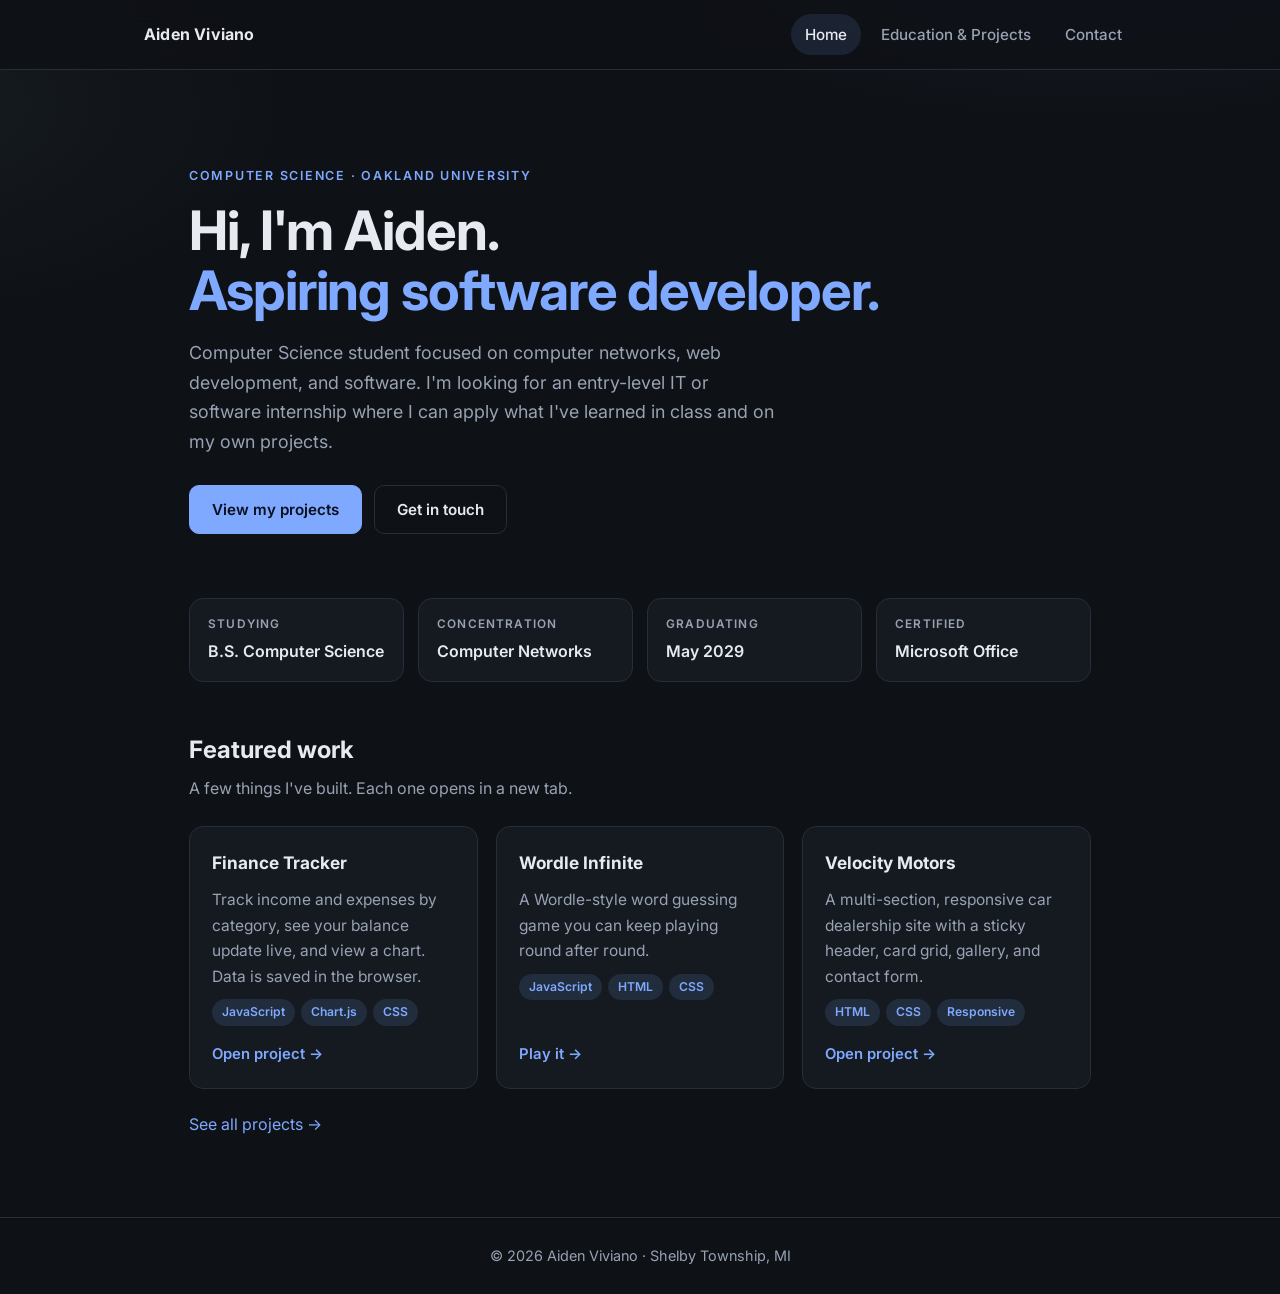
<file: index.html>
<!DOCTYPE html>
<html lang="en">
<head>
  <meta charset="UTF-8">
  <meta name="viewport" content="width=device-width, initial-scale=1.0">
  <meta name="description" content="Aiden Viviano: Computer Science student at Oakland University building websites and software.">
  <title>Aiden Viviano | Computer Science Student</title>
  <link rel="preconnect" href="https://fonts.googleapis.com">
  <link rel="preconnect" href="https://fonts.gstatic.com" crossorigin>
  <link href="https://fonts.googleapis.com/css2?family=Inter:wght@400;500;600;700&display=swap" rel="stylesheet">
  <link rel="stylesheet" href="style.css">
</head>
<body>
  <header class="site-header">
    <nav class="nav" aria-label="Main">
      <a class="brand" href="index.html">Aiden Viviano</a>
      <ul class="nav-links">
        <li><a href="index.html" aria-current="page">Home</a></li>
        <li><a href="Education.html">Education &amp; Projects</a></li>
        <li><a href="Contact.html">Contact</a></li>
      </ul>
    </nav>
  </header>

  <main class="container">
    <section class="hero">
      <div class="reveal">
        <p class="eyebrow">Computer Science &middot; Oakland University</p>
        <h1>Hi, I'm Aiden.<br><span>Aspiring software developer.</span></h1>
        <p class="lead">
          Computer Science student focused on computer networks, web development, and software.
          I'm looking for an entry-level IT or software internship where I can apply what I've learned in class and on my own projects.
        </p>
        <div class="hero-actions">
          <a class="btn btn-primary" href="Education.html#projects">View my projects</a>
          <a class="btn btn-ghost" href="Contact.html">Get in touch</a>
        </div>
      </div>
    </section>

    <section class="facts reveal d3" aria-label="Quick facts">
      <div class="fact"><b>Studying</b><span>B.S. Computer Science</span></div>
      <div class="fact"><b>Concentration</b><span>Computer Networks</span></div>
      <div class="fact"><b>Graduating</b><span>May 2029</span></div>
      <div class="fact"><b>Certified</b><span>Microsoft Office</span></div>
    </section>

    <section class="section">
      <h2 class="section-title">Featured work</h2>
      <p class="section-sub">A few things I've built. Each one opens in a new tab.</p>
      <div class="grid">
        <article class="card">
          <h3>Finance Tracker</h3>
          <p>Track income and expenses by category, see your balance update live, and view a chart. Data is saved in the browser.</p>
          <div class="tags"><span class="tag">JavaScript</span><span class="tag">Chart.js</span><span class="tag">CSS</span></div>
          <a class="link" href="FinanceApp.html" target="_blank" rel="noopener">Open project &rarr;</a>
        </article>
        <article class="card">
          <h3>Wordle Infinite</h3>
          <p>A Wordle-style word guessing game you can keep playing round after round.</p>
          <div class="tags"><span class="tag">JavaScript</span><span class="tag">HTML</span><span class="tag">CSS</span></div>
          <a class="link" href="WordleInfinite.html" target="_blank" rel="noopener">Play it &rarr;</a>
        </article>
        <article class="card">
          <h3>Velocity Motors</h3>
          <p>A multi-section, responsive car dealership site with a sticky header, card grid, gallery, and contact form.</p>
          <div class="tags"><span class="tag">HTML</span><span class="tag">CSS</span><span class="tag">Responsive</span></div>
          <a class="link" href="ComplexWebEx.html" target="_blank" rel="noopener">Open project &rarr;</a>
        </article>
      </div>
      <p style="margin-top:22px"><a href="Education.html#projects">See all projects &rarr;</a></p>
    </section>
  </main>

  <footer>&copy; 2026 Aiden Viviano &middot; Shelby Township, MI</footer>
</body>
</html>
</file>
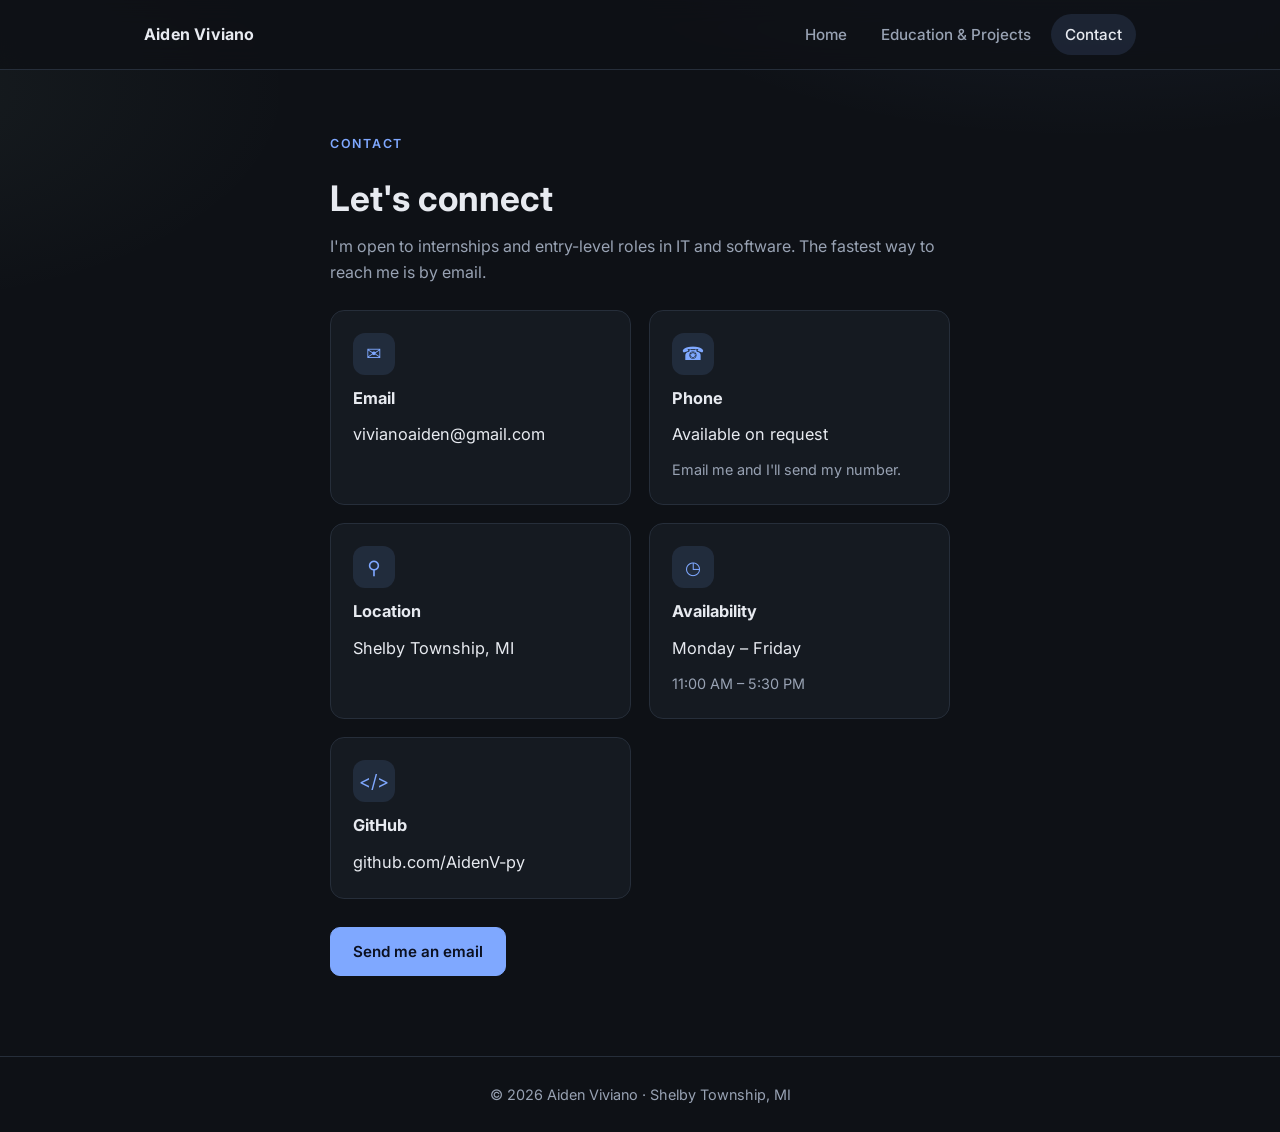
<file: Contact.html>
<!DOCTYPE html>
<html lang="en">
<head>
  <meta charset="UTF-8">
  <meta name="viewport" content="width=device-width, initial-scale=1.0">
  <meta name="description" content="Contact Aiden Viviano.">
  <title>Contact | Aiden Viviano</title>
  <link rel="preconnect" href="https://fonts.googleapis.com">
  <link rel="preconnect" href="https://fonts.gstatic.com" crossorigin>
  <link href="https://fonts.googleapis.com/css2?family=Inter:wght@400;500;600;700&display=swap" rel="stylesheet">
  <link rel="stylesheet" href="style.css">
</head>
<body>
  <header class="site-header">
    <nav class="nav" aria-label="Main">
      <a class="brand" href="index.html">Aiden Viviano</a>
      <ul class="nav-links">
        <li><a href="index.html">Home</a></li>
        <li><a href="Education.html">Education &amp; Projects</a></li>
        <li><a href="Contact.html" aria-current="page">Contact</a></li>
      </ul>
    </nav>
  </header>

  <main class="container">
    <section class="section reveal" style="padding-top:64px">
      <p class="eyebrow">Contact</p>
      <h1 class="section-title" style="font-size:2.2rem">Let's connect</h1>
      <p class="section-sub">I'm open to internships and entry-level roles in IT and software. The fastest way to reach me is by email.</p>

      <div class="grid">
        <div class="card card-static contact-card">
          <div class="contact-icon" aria-hidden="true">&#9993;</div>
          <strong>Email</strong>
          <a class="value" href="mailto:vivianoaiden@gmail.com">vivianoaiden@gmail.com</a>
        </div>
        <div class="card card-static contact-card">
          <div class="contact-icon" aria-hidden="true">&#9742;</div>
          <strong>Phone</strong>
          <span class="value">Available on request</span>
          <span class="note">Email me and I'll send my number.</span>
        </div>
        <div class="card card-static contact-card">
          <div class="contact-icon" aria-hidden="true">&#9906;</div>
          <strong>Location</strong>
          <span class="value">Shelby Township, MI</span>
        </div>
        <div class="card card-static contact-card">
          <div class="contact-icon" aria-hidden="true">&#9719;</div>
          <strong>Availability</strong>
          <span class="value">Monday &ndash; Friday</span>
          <span class="note">11:00 AM &ndash; 5:30 PM</span>
        </div>
        <div class="card contact-card">
          <div class="contact-icon" aria-hidden="true">&lt;/&gt;</div>
          <strong>GitHub</strong>
          <a class="value" href="https://github.com/AidenV-py" target="_blank" rel="noopener">github.com/AidenV-py</a>
        </div>
      </div>

      <p style="margin-top:28px">
        <a class="btn btn-primary" href="mailto:vivianoaiden@gmail.com?subject=Hello%20Aiden">Send me an email</a>
      </p>
    </section>
  </main>

  <footer>&copy; 2026 Aiden Viviano &middot; Shelby Township, MI</footer>
</body>
</html>
</file>
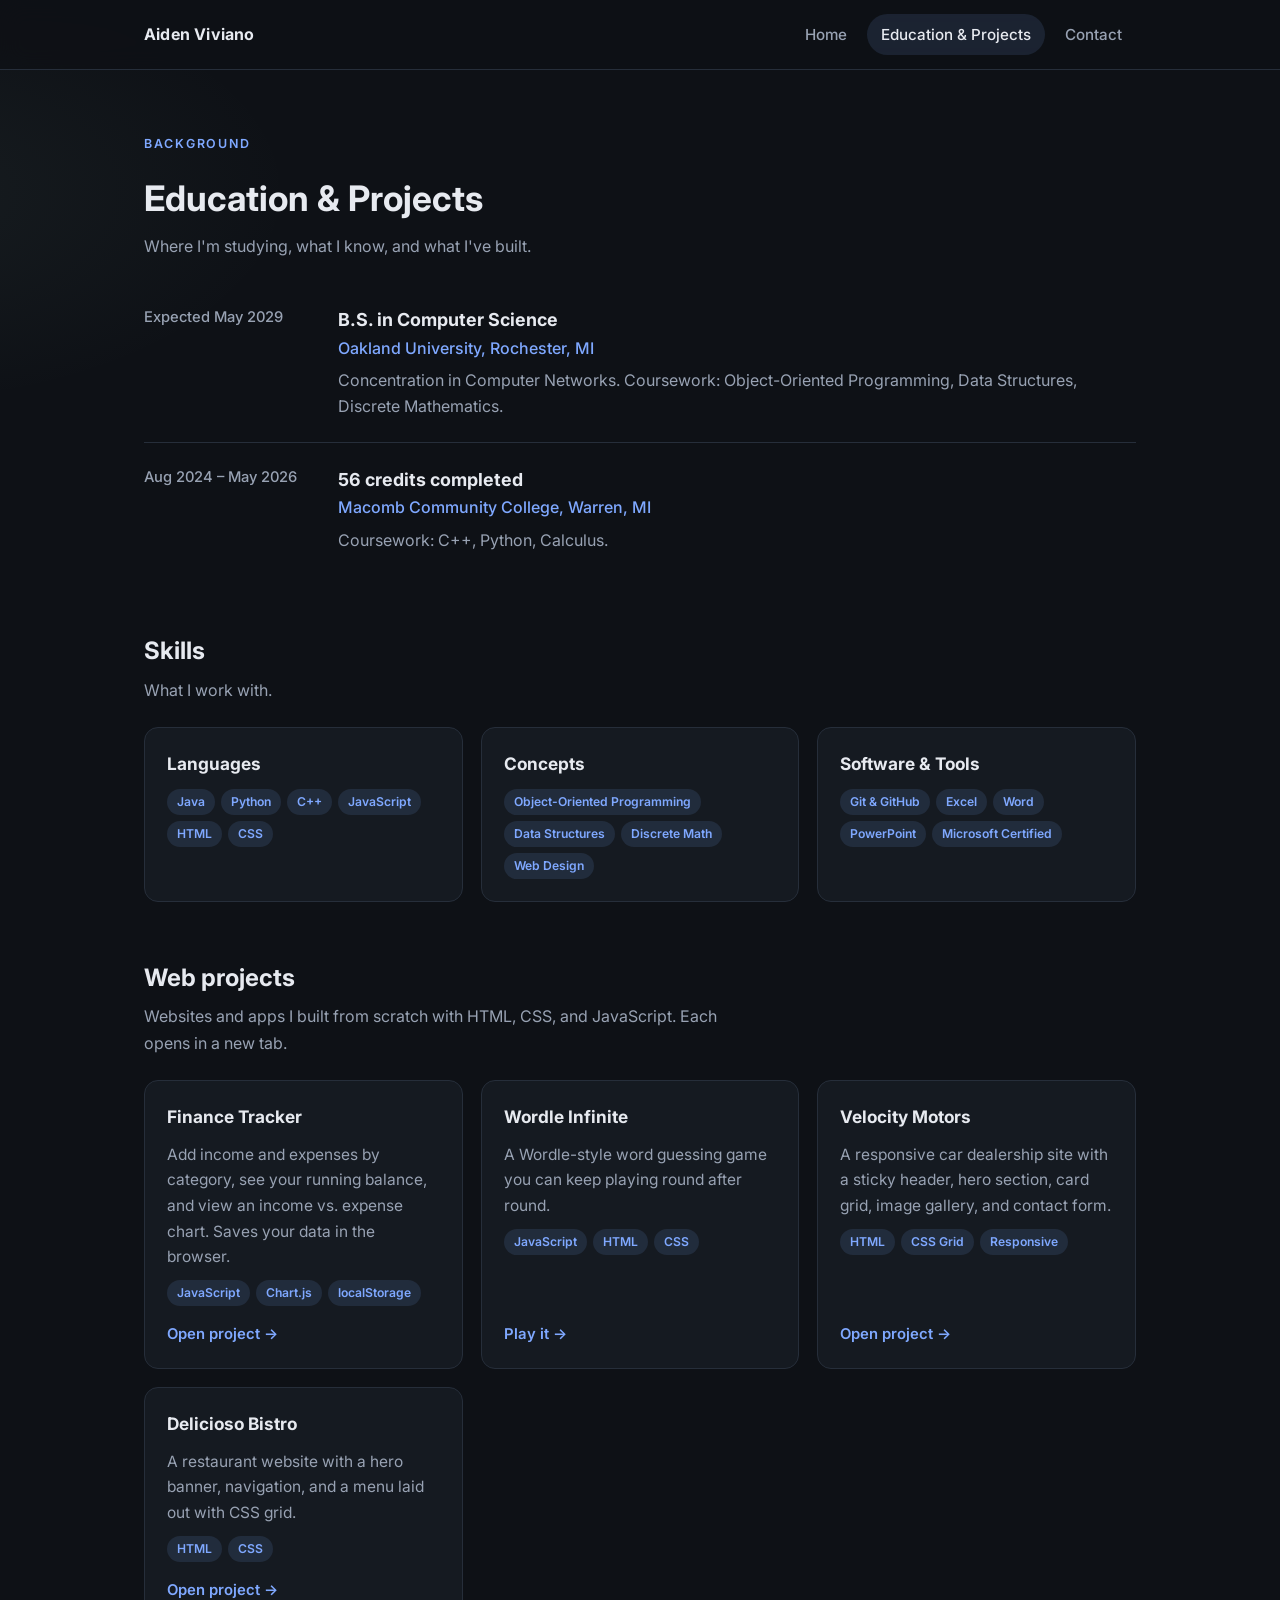
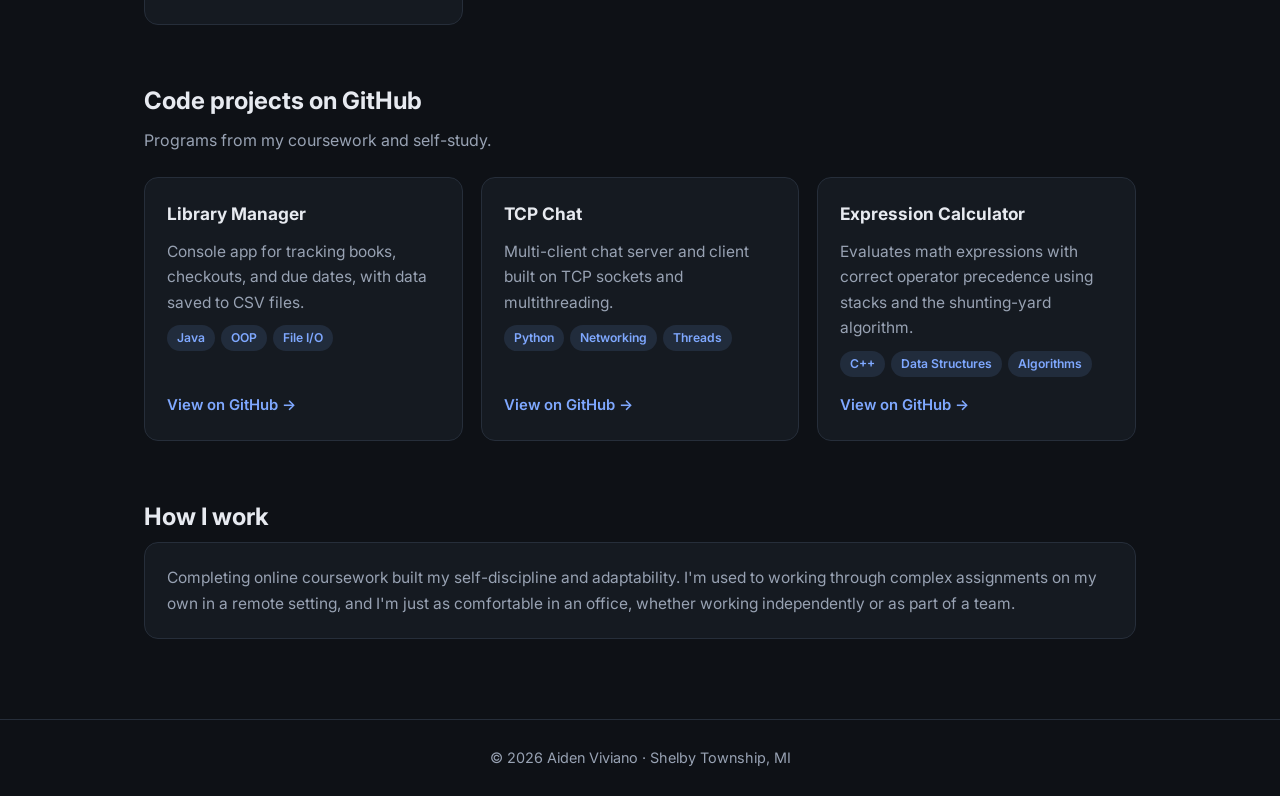
<file: Education.html>
<!DOCTYPE html>
<html lang="en">
<head>
  <meta charset="UTF-8">
  <meta name="viewport" content="width=device-width, initial-scale=1.0">
  <meta name="description" content="Aiden Viviano's education, skills, and projects.">
  <title>Education &amp; Projects | Aiden Viviano</title>
  <link rel="preconnect" href="https://fonts.googleapis.com">
  <link rel="preconnect" href="https://fonts.gstatic.com" crossorigin>
  <link href="https://fonts.googleapis.com/css2?family=Inter:wght@400;500;600;700&display=swap" rel="stylesheet">
  <link rel="stylesheet" href="style.css">
</head>
<body>
  <header class="site-header">
    <nav class="nav" aria-label="Main">
      <a class="brand" href="index.html">Aiden Viviano</a>
      <ul class="nav-links">
        <li><a href="index.html">Home</a></li>
        <li><a href="Education.html" aria-current="page">Education &amp; Projects</a></li>
        <li><a href="Contact.html">Contact</a></li>
      </ul>
    </nav>
  </header>

  <main class="container">
    <section class="section reveal" style="padding-top:64px">
      <p class="eyebrow">Background</p>
      <h1 class="section-title" style="font-size:2.2rem">Education &amp; Projects</h1>
      <p class="section-sub">Where I'm studying, what I know, and what I've built.</p>

      <div class="entry">
        <div class="when">Expected May 2029</div>
        <div>
          <h3>B.S. in Computer Science</h3>
          <div class="where">Oakland University, Rochester, MI</div>
          <p>Concentration in Computer Networks. Coursework: Object-Oriented Programming, Data Structures, Discrete Mathematics.</p>
        </div>
      </div>
      <div class="entry">
        <div class="when">Aug 2024 &ndash; May 2026</div>
        <div>
          <h3>56 credits completed</h3>
          <div class="where">Macomb Community College, Warren, MI</div>
          <p>Coursework: C++, Python, Calculus.</p>
        </div>
      </div>
    </section>

    <section class="section">
      <h2 class="section-title">Skills</h2>
      <p class="section-sub">What I work with.</p>
      <div class="grid">
        <div class="card card-static">
          <h3>Languages</h3>
          <div class="tags"><span class="tag">Java</span><span class="tag">Python</span><span class="tag">C++</span><span class="tag">JavaScript</span><span class="tag">HTML</span><span class="tag">CSS</span></div>
        </div>
        <div class="card card-static">
          <h3>Concepts</h3>
          <div class="tags"><span class="tag">Object-Oriented Programming</span><span class="tag">Data Structures</span><span class="tag">Discrete Math</span><span class="tag">Web Design</span></div>
        </div>
        <div class="card card-static">
          <h3>Software &amp; Tools</h3>
          <div class="tags"><span class="tag">Git &amp; GitHub</span><span class="tag">Excel</span><span class="tag">Word</span><span class="tag">PowerPoint</span><span class="tag">Microsoft Certified</span></div>
        </div>
      </div>
    </section>

    <section class="section" id="projects">
      <h2 class="section-title">Web projects</h2>
      <p class="section-sub">Websites and apps I built from scratch with HTML, CSS, and JavaScript. Each opens in a new tab.</p>
      <div class="grid">
        <article class="card">
          <h3>Finance Tracker</h3>
          <p>Add income and expenses by category, see your running balance, and view an income vs. expense chart. Saves your data in the browser.</p>
          <div class="tags"><span class="tag">JavaScript</span><span class="tag">Chart.js</span><span class="tag">localStorage</span></div>
          <a class="link" href="FinanceApp.html" target="_blank" rel="noopener">Open project &rarr;</a>
        </article>
        <article class="card">
          <h3>Wordle Infinite</h3>
          <p>A Wordle-style word guessing game you can keep playing round after round.</p>
          <div class="tags"><span class="tag">JavaScript</span><span class="tag">HTML</span><span class="tag">CSS</span></div>
          <a class="link" href="WordleInfinite.html" target="_blank" rel="noopener">Play it &rarr;</a>
        </article>
        <article class="card">
          <h3>Velocity Motors</h3>
          <p>A responsive car dealership site with a sticky header, hero section, card grid, image gallery, and contact form.</p>
          <div class="tags"><span class="tag">HTML</span><span class="tag">CSS Grid</span><span class="tag">Responsive</span></div>
          <a class="link" href="ComplexWebEx.html" target="_blank" rel="noopener">Open project &rarr;</a>
        </article>
        <article class="card">
          <h3>Delicioso Bistro</h3>
          <p>A restaurant website with a hero banner, navigation, and a menu laid out with CSS grid.</p>
          <div class="tags"><span class="tag">HTML</span><span class="tag">CSS</span></div>
          <a class="link" href="ExampleWeb.html" target="_blank" rel="noopener">Open project &rarr;</a>
        </article>
      </div>
    </section>

    <section class="section">
      <h2 class="section-title">Code projects on GitHub</h2>
      <p class="section-sub">Programs from my coursework and self-study.</p>
      <div class="grid">
        <article class="card">
          <h3>Library Manager</h3>
          <p>Console app for tracking books, checkouts, and due dates, with data saved to CSV files.</p>
          <div class="tags"><span class="tag">Java</span><span class="tag">OOP</span><span class="tag">File I/O</span></div>
          <a class="link" href="https://github.com/AidenV-py/library-manager-java" target="_blank" rel="noopener">View on GitHub &rarr;</a>
        </article>
        <article class="card">
          <h3>TCP Chat</h3>
          <p>Multi-client chat server and client built on TCP sockets and multithreading.</p>
          <div class="tags"><span class="tag">Python</span><span class="tag">Networking</span><span class="tag">Threads</span></div>
          <a class="link" href="https://github.com/AidenV-py/tcp-chat-python" target="_blank" rel="noopener">View on GitHub &rarr;</a>
        </article>
        <article class="card">
          <h3>Expression Calculator</h3>
          <p>Evaluates math expressions with correct operator precedence using stacks and the shunting-yard algorithm.</p>
          <div class="tags"><span class="tag">C++</span><span class="tag">Data Structures</span><span class="tag">Algorithms</span></div>
          <a class="link" href="https://github.com/AidenV-py/expression-calculator-cpp" target="_blank" rel="noopener">View on GitHub &rarr;</a>
        </article>
      </div>
    </section>

    <section class="section">
      <h2 class="section-title">How I work</h2>
      <div class="card card-static">
        <p>Completing online coursework built my self-discipline and adaptability. I'm used to working through complex assignments on my own in a remote setting, and I'm just as comfortable in an office, whether working independently or as part of a team.</p>
      </div>
    </section>
  </main>

  <footer>&copy; 2026 Aiden Viviano &middot; Shelby Township, MI</footer>
</body>
</html>
</file>
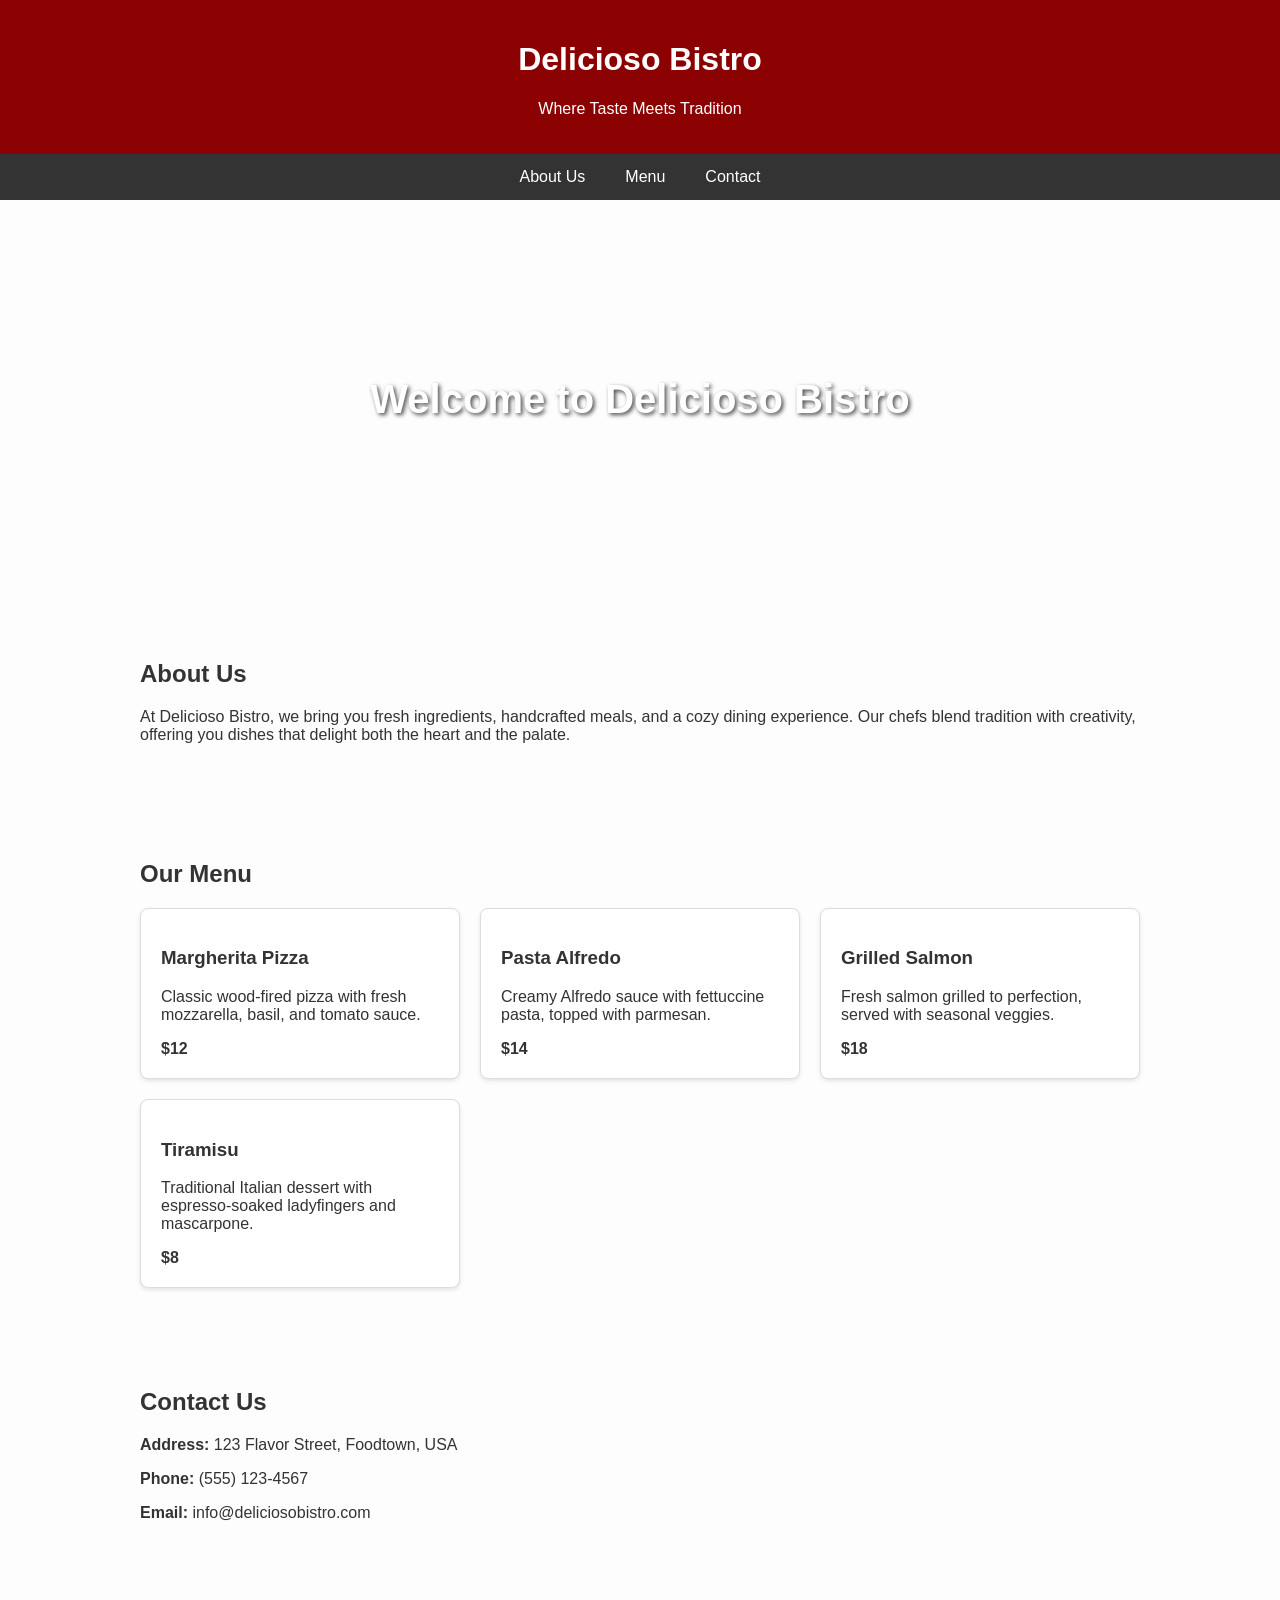
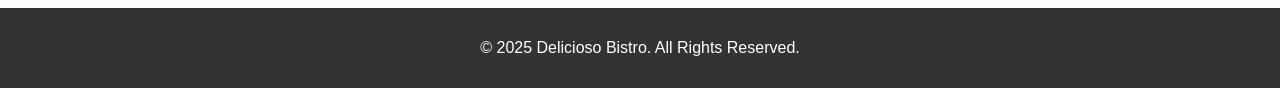
<file: ExampleWeb.html>
<!DOCTYPE html>
<html lang="en">
<head>
  <meta charset="UTF-8">
  <meta name="viewport" content="width=device-width, initial-scale=1.0">
  <title>Delicioso Bistro</title>
  <style>
    body {
      font-family: Arial, sans-serif;
      margin: 0;
      background-color: #fdfdfd;
      color: #333;
    }

    header {
      background-color: #8b0000;
      color: white;
      padding: 20px;
      text-align: center;
    }

    nav {
      background-color: #333;
      display: flex;
      justify-content: center;
    }

    nav a {
      color: white;
      text-decoration: none;
      padding: 14px 20px;
      display: block;
    }

    nav a:hover {
      background-color: #575757;
    }

    .hero {
      background: url('https://images.unsplash.com/photo-1600891964599-f61ba0e24092') center/cover no-repeat;
      height: 400px;
      display: flex;
      align-items: center;
      justify-content: center;
      color: white;
      text-shadow: 2px 2px 4px rgba(0,0,0,0.7);
      font-size: 2.5rem;
      font-weight: bold;
    }

    .section {
      padding: 40px 20px;
      max-width: 1000px;
      margin: auto;
    }

    .menu {
      display: grid;
      grid-template-columns: repeat(auto-fit, minmax(250px, 1fr));
      gap: 20px;
    }

    .dish {
      border: 1px solid #ddd;
      padding: 20px;
      border-radius: 8px;
      background: #fff;
      box-shadow: 0 2px 4px rgba(0,0,0,0.1);
    }

    footer {
      background-color: #333;
      color: white;
      text-align: center;
      padding: 15px;
      margin-top: 30px;
    }
  </style>
</head>
<body>

  <header>
    <h1>Delicioso Bistro</h1>
    <p>Where Taste Meets Tradition</p>
  </header>

  <nav>
    <a href="#about">About Us</a>
    <a href="#menu">Menu</a>
    <a href="#contact">Contact</a>
  </nav>

  <div class="hero">
    Welcome to Delicioso Bistro
  </div>

  <section id="about" class="section">
    <h2>About Us</h2>
    <p>At Delicioso Bistro, we bring you fresh ingredients, handcrafted meals, and a cozy dining experience. Our chefs blend tradition with creativity, offering you dishes that delight both the heart and the palate.</p>
  </section>

  <section id="menu" class="section">
    <h2>Our Menu</h2>
    <div class="menu">
      <div class="dish">
        <h3>Margherita Pizza</h3>
        <p>Classic wood-fired pizza with fresh mozzarella, basil, and tomato sauce.</p>
        <strong>$12</strong>
      </div>
      <div class="dish">
        <h3>Pasta Alfredo</h3>
        <p>Creamy Alfredo sauce with fettuccine pasta, topped with parmesan.</p>
        <strong>$14</strong>
      </div>
      <div class="dish">
        <h3>Grilled Salmon</h3>
        <p>Fresh salmon grilled to perfection, served with seasonal veggies.</p>
        <strong>$18</strong>
      </div>
      <div class="dish">
        <h3>Tiramisu</h3>
        <p>Traditional Italian dessert with espresso-soaked ladyfingers and mascarpone.</p>
        <strong>$8</strong>
      </div>
    </div>
  </section>

  <section id="contact" class="section">
    <h2>Contact Us</h2>
    <p><strong>Address:</strong> 123 Flavor Street, Foodtown, USA</p>
    <p><strong>Phone:</strong> (555) 123-4567</p>
    <p><strong>Email:</strong> info@deliciosobistro.com</p>
  </section>

  <footer>
    <p>&copy; 2025 Delicioso Bistro. All Rights Reserved.</p>
  </footer>

</body>
</html>
</file>
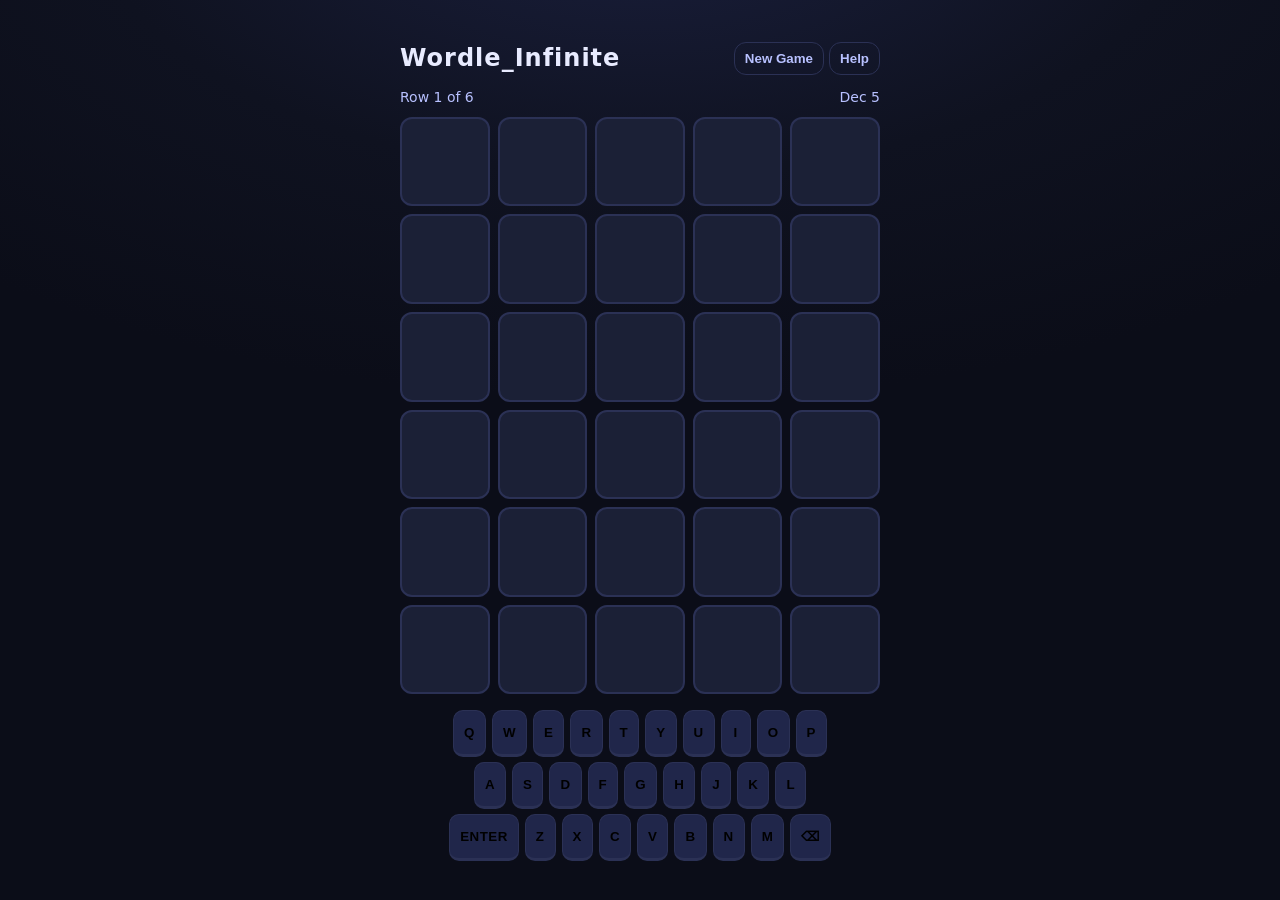
<file: WordleInfinite.html>
<!DOCTYPE html>
<html lang="en">
<head>
  <meta charset="UTF-8" />
  <meta name="viewport" content="width=device-width, initial-scale=1" />
  <title>Wordle_Infinite</title>
  <style>
    :root{
      --bg:#0f1220;
      --tile:#1b2036;
      --tile-border:#2b3155;
      --text:#e8ebff;
      --muted:#b8c1ff;
      --correct:#3aa394;    
      --present:#d3ad69;    
      --absent:#404560;     
      --accent:#7aa2ff;
      --danger:#ff6b6b;
      --kbd:#20264a;
      --kbd-border:#2b3155;
    }
    *{box-sizing:border-box}
    html,body{height:100%}
    body{
      margin:0; font-family:system-ui, -apple-system, Segoe UI, Roboto, Ubuntu, Cantarell, Noto Sans, Helvetica, Arial, "Apple Color Emoji","Segoe UI Emoji";
      background:radial-gradient(1000px 500px at 50% -100px, #1a1f3d 0%, #0f1220 55%, #0b0d18 100%) fixed;
      color:var(--text); display:flex; align-items:center; justify-content:center;
    }
    .app{ width:min(92vw, 480px); }
    header{ display:flex; align-items:center; justify-content:space-between; margin:8px 0 14px; }
    h1{ margin:0; font-size: clamp(18px, 4.5vw, 24px); letter-spacing:1px; font-weight:800; }
    .btn{ background:transparent; color:var(--muted); border:1px solid var(--kbd-border); padding:8px 10px; border-radius:12px; cursor:pointer; transition:transform .08s ease, background .2s ease, border-color .2s ease; font-weight:600 }
    .btn:hover{ transform:translateY(-1px); border-color:var(--accent); color:var(--text)}

    .board{ display:grid; grid-template-rows: repeat(6, 1fr); gap:8px; }
    .row{ display:grid; grid-template-columns:repeat(5, 1fr); gap:8px; }

    .tile{
      width:100%; aspect-ratio:1/1; border:2px solid var(--tile-border); background:var(--tile);
      display:grid; place-items:center; font-size: clamp(18px, 6vw, 28px); font-weight:800; text-transform:uppercase; border-radius:12px;
      user-select:none; position:relative; transform-style:preserve-3d;
    }
    .tile.filled{ border-color:var(--accent); }

    .tile.revealed.correct{ background:var(--correct); border-color:var(--correct); color:#081c17; }
    .tile.revealed.present{ background:var(--present); border-color:var(--present); color:#231b08; }
    .tile.revealed.absent{ background:var(--absent); border-color:var(--absent); color:#c5cbff; }

    @keyframes pop { 0%{transform:scale(1)} 50%{transform:scale(1.08)} 100%{transform:scale(1)} }
    .tile.pop{ animation:pop .08s ease-out; }

    @keyframes shake{ 10%, 90%{transform:translateX(-2px)} 20%,80%{transform:translateX(3px)} 30%,50%,70%{transform:translateX(-6px)} 40%,60%{transform:translateX(6px)} }
    .row.shake{ animation:shake .5s ease both; }

    @keyframes flip { 0%{ transform: rotateX(0); } 49%{ border-color:var(--tile); } 50%{ transform: rotateX(90deg); background:var(--tile); } 100%{ transform: rotateX(0); } }
    .tile.flip{ animation:flip .6s ease both; }

    .keyboard{ margin-top:16px; user-select:none; }
    .kb-row{ display:flex; gap:6px; justify-content:center; margin:5px 0; }
    .key{ background:var(--kbd); border:1px solid var(--kbd-border); border-bottom-width:3px; border-radius:10px; padding:14px 10px; min-width:30px; text-transform:uppercase; font-weight:700; letter-spacing:.5px; cursor:pointer; transition:transform .05s ease, background .2s ease, border-color .2s ease; }
    .key:active{ transform:translateY(1px); border-bottom-width:2px; }
    .key.wide{ flex:1; max-width:110px; }
    .key.correct{ background:var(--correct); color:#081c17; border-color:#2a7a6f; }
    .key.present{ background:var(--present); color:#231b08; border-color:#a7884e; }
    .key.absent{ background:var(--absent); color:#c5cbff; border-color:#303452; }

    .bar{ display:flex; gap:8px; justify-content:space-between; align-items:center; margin-bottom:10px; }
    .status{ font-size:14px; color:var(--muted); min-height:18px; }

    dialog{ border:none; border-radius:16px; padding:0; background:#141833; color:var(--text); box-shadow:0 20px 60px rgba(0,0,0,.5); width:min(92vw, 460px); }
    .modal{ padding:18px; }
    .modal h2{ margin:0 0 8px; font-size:20px; }
    .row.word{ grid-template-columns:repeat(5, 40px); justify-content:center; }

    .foot{ display:flex; gap:8px; justify-content:space-between; align-items:center; margin-top:10px; }
    .link{ color:var(--accent); text-decoration:none; }
    .sr{ position:absolute; left:-9999px; }
  </style>
</head>
<body>
  <div class="app" role="application" aria-label="Wordlet game">
    <header>
      <h1>Wordle_Infinite</h1>
      <div>
        <button id="btn-new" class="btn" title="Start new game">New Game</button>
        <button id="btn-help" class="btn" title="How to play">Help</button>
      </div>
    </header>

    <div class="bar">
      <div id="status" class="status" aria-live="polite"></div>
      <div id="date" class="status"></div>
    </div>

    <div id="board" class="board" aria-label="Guess grid"></div>
    <div class="keyboard" aria-label="On-screen keyboard">
      <div class="kb-row" id="kb-row-1"></div>
      <div class="kb-row" id="kb-row-2"></div>
      <div class="kb-row" id="kb-row-3"></div>
    </div>
  </div>

  <dialog id="modal">
    <div class="modal">
      <h2>How to play</h2>
      <p>Guess the 5-letter word in 6 tries. Use your keyboard or tap the on-screen keys.</p>
      <p>Tile colors show how close your guess was:</p>
      <div class="row word" aria-hidden="true" style="margin:10px 0 6px">
        <div class="tile revealed correct">W</div>
        <div class="tile revealed present">O</div>
        <div class="tile revealed absent">R</div>
        <div class="tile">D</div>
        <div class="tile">S</div>
      </div>
      <ul>
        <li><strong>Green</strong>: letter is in the word and in the right spot.</li>
        <li><strong>Yellow</strong>: letter is in the word but the wrong spot.</li>
        <li><strong>Gray</strong>: letter is not in the word.</li>
      </ul>
      <div class="foot">
        <span style="color:var(--muted)">Tip: Press <kbd>Enter</kbd> to submit, <kbd>Backspace</kbd> to delete.</span>
        <button id="btn-close" class="btn">Got it</button>
      </div>
    </div>
  </dialog>

  <script>

    const $ = (q, el=document) => el.querySelector(q);
    const $$ = (q, el=document) => Array.from(el.querySelectorAll(q));

    const ALPH = "qwertyuiopasdfghjklzxcvbnm";
    const KEY_ROWS = [
      "qwertyuiop".split(""),
      "asdfghjkl".split(""),
      ["Enter", ..."zxcvbnm".split(""), "⌫"],
    ];

   
    const ANSWERS = [
      "about","other","which","their","there","first","would","these","click","price",
      "world","music","after","video","where","books","links","years","order","items",
      "could","sound","great","hotel","store","terms","right","local","those","using",
      "phone","forum","based","black","check","index","being","women","today","south",
      "photo","power","while","three","total","place","think","north","posts","media",
      "water","since","guide","board","white","small","times","sites","level","hours",
      "image","title","shall","class","still","money","every","visit","tools","reply",
      "value","press","learn","print","count","house","maybe","young","field","paper",
      "girls","night","texas","poker","issue","range","court","audio","light","write",
      "offer","given","files","event","china","needs","might","month","major","areas",
      "space","cards","child","enter","share","added","radio","until","color","track",  
      "abyss","acorn","adobe","affix","aglow","askew","azure","banjo","befog","briar",
      "blitz","boozy","bugle","bylaw","cacao","caddy","caper","cavil","chasm","chord",
      "clamp","cloak","clove","coyly","crimp","crypt","cynic","dandy","deign","ditto",
      "dowdy","eerie","elope","ember","ennui","epoxy","ethos","evoke","fable","femur",
      "fetus","fjord","flint","fugue","gaffe","gavel","glint","glyph","gnash","guava",
      "gypsy","hazel","heist","hymen","icily","ivory","jiffy","jolly","joule","juror",
      "kayak","knack","koala","llama","lurid","lynch","macaw","maxim","mezzo","mimic",
      "mirth","modal","moult","nymph","obese","onset","oxide","pagan","pithy","proxy",
      "quark","quart","queue","quill","quirk","rabid","raven","redux","reign","rogue",
      "satyr","savvy","scoff","sedge","skulk","slyly","smirk","spurn","squib","swath"
    ];

    // Accept any 5-letter alphabetic guess to keep the bundle small.
    const isFiveLetters = (s) => /^[a-z]{5}$/.test(s);

    function rng(seed){
      let t = seed + 0x6D2B79F5;
      return function(){
        t |= 0; t = t + 0x6D2B79F5 | 0; let r = Math.imul(t ^ t >>> 15, 1 | t);
        r ^= r + Math.imul(r ^ r >>> 7, 61 | r);
        return ((r ^ r >>> 14) >>> 0) / 4294967296;
      }
    }

    function pickDailyWord(){
      const d0 = new Date(Date.UTC(2022,0,1));
      const today = new Date();
      const days = Math.floor((Date.UTC(today.getFullYear(), today.getMonth(), today.getDate()) - d0.getTime())/86400000);
      const r = rng(days);
      return ANSWERS[Math.floor(r()*ANSWERS.length)];
    }


    const state = {
      answer: pickDailyWord(),
      row: 0,
      col: 0,
      grid: Array.from({length:6}, ()=>Array(5).fill("")),
      marks: Array.from({length:6}, ()=>Array(5).fill(null)), 
      finished: false,
    };

    const LS_KEY = "wordlet-save-v2";

    function save(){
      try{ localStorage.setItem(LS_KEY, JSON.stringify({
        answer: state.answer, row: state.row, col: state.col, grid: state.grid, marks: state.marks, finished: state.finished
      })); }catch{}
    }
    function load(){
      try{
        const raw = localStorage.getItem(LS_KEY);
        if(!raw) return;
        const s = JSON.parse(raw);
        if(s && typeof s.answer === 'string' && s.grid?.length===6){
          Object.assign(state, s);
        }
      }catch{}
    }


    const boardEl = $("#board");
    const statusEl = $("#status");
    const dateEl = $("#date");

    function buildBoard(){
      boardEl.innerHTML = "";
      for(let r=0;r<6;r++){
        const row = document.createElement('div'); row.className='row'; row.dataset.r=r;
        for(let c=0;c<5;c++){
          const t = document.createElement('div'); t.className='tile'; t.dataset.r=r; t.dataset.c=c; t.setAttribute('aria-label',`Row ${r+1} Col ${c+1}`);
          row.appendChild(t);
        }
        boardEl.appendChild(row);
      }
    }

    function buildKeyboard(){
      $("#kb-row-1").innerHTML = KEY_ROWS[0].map(k=>keyHTML(k)).join("");
      $("#kb-row-2").innerHTML = KEY_ROWS[1].map(k=>keyHTML(k)).join("");
      $("#kb-row-3").innerHTML = KEY_ROWS[2].map(k=>keyHTML(k)).join("");
    }
    function keyHTML(k){
      const label = (k==="⌫")?"Backspace":k;
      return `<button class="key" data-key="${label}">${k}</button>`;
    }


    function render(){
      // Tiles
      for(let r=0;r<6;r++){
        for(let c=0;c<5;c++){
          const t = document.querySelector(`.tile[data-r="${r}"][data-c="${c}"]`);
          const ch = state.grid[r][c] || "";
          t.textContent = ch;
          t.classList.toggle('filled', !!ch);
          const mark = state.marks[r][c];
          t.classList.remove('revealed','correct','present','absent');
          if(mark){ t.classList.add('revealed', mark); }
        }
      }
      const best = {}; 
      for(let r=0;r<6;r++){
        for(let c=0;c<5;c++){
          const m = state.marks[r][c]; const ch = state.grid[r][c];
          if(!m || !ch) continue;
          const score = m==='correct'?3 : m==='present'?2 : 1;
          if((best[ch]||0) < score) best[ch]=score;
        }
      }
      $$('.key').forEach(k=>{
        const v = k.dataset.key;
        if(v.length===1){
          k.classList.remove('correct','present','absent');
          if(best[v]===3) k.classList.add('correct');
          else if(best[v]===2) k.classList.add('present');
          else if(best[v]===1) k.classList.add('absent');
        }
      });

      if(state.finished){
        if(won()) statusEl.textContent = `Nice! The word was "${state.answer.toUpperCase()}".`;
        else statusEl.textContent = `Out of tries — the word was "${state.answer.toUpperCase()}".`;
      } else {
        statusEl.textContent = `Row ${state.row+1} of 6`;
      }
    }


    function submit(){
      if(state.finished) return;
      if(state.col<5) return shakeRow(state.row, "Not enough letters");
      const guess = state.grid[state.row].join("");
      if(!isFiveLetters(guess)) return shakeRow(state.row, "Use letters only");

      const marks = scoreGuess(guess, state.answer);
      state.marks[state.row] = marks;

      const tiles = $$('.tile', document.querySelector(`.row[data-r="${state.row}"]`));
      tiles.forEach((t,i)=>{ setTimeout(()=>{ t.classList.add('flip'); setTimeout(()=>{ t.classList.remove('flip'); t.classList.add('revealed', marks[i]); if(i===4){
        if(guess===state.answer){ state.finished=true; }
        else if(state.row===5){ state.finished=true; }
        else { state.row++; state.col=0; }
        save(); render();
      } }, 320); }, i*180); });
    }

    function scoreGuess(guess, answer){
      const a = answer.split("");
      const g = guess.split("");
      const res = Array(5).fill('absent');
      const freq = {};
      for(const ch of a){ freq[ch] = (freq[ch]||0)+1; }
      for(let i=0;i<5;i++){
        if(g[i]===a[i]){ res[i]='correct'; freq[g[i]]--; }
      }
      for(let i=0;i<5;i++){
        if(res[i]==='correct') continue;
        const ch = g[i];
        if(freq[ch]>0){ res[i]='present'; freq[ch]--; }
      }
      return res;
    }

    function won(){
      return state.marks.some((row,i)=> row.every(m=>m==='correct'));
    }

    function type(ch){
      if(state.finished) return;
      if(ch==="Enter") return submit();
      if(ch==="Backspace") return erase();
      if(!/^[a-z]$/i.test(ch)) return;
      if(state.col>=5) return;
      state.grid[state.row][state.col] = ch.toLowerCase();
      state.col++;
      bump(state.row, state.col-1);
      save(); render();
    }
    function erase(){
      if(state.finished) return;
      if(state.col===0) return;
      state.col--; state.grid[state.row][state.col] = "";
      save(); render();
    }

    function bump(r,c){
      const t = document.querySelector(`.tile[data-r="${r}"][data-c="${c}"]`);
      t.classList.remove('pop');
      void t.offsetWidth; 
      t.classList.add('pop');
    }

    function shakeRow(r, msg){
      const row = document.querySelector(`.row[data-r="${r}"]`);
      row.classList.remove('shake'); void row.offsetWidth; row.classList.add('shake');
      statusEl.textContent = msg; setTimeout(()=>{ statusEl.textContent = `Row ${state.row+1} of 6`; }, 900);
    }

    document.addEventListener('keydown', (e)=>{
      if($("#modal").open) return; 
      type(e.key);
    });

    document.body.addEventListener('click', (e)=>{
      const key = e.target.closest('.key');
      if(key){ type(key.dataset.key); }
    });

    $("#btn-new").addEventListener('click', ()=>{
      state.answer = ANSWERS[Math.floor(Math.random()*ANSWERS.length)];
      state.row = 0; state.col = 0; state.grid = Array.from({length:6}, ()=>Array(5).fill(""));
      state.marks = Array.from({length:6}, ()=>Array(5).fill(null));
      state.finished=false; save(); render();
    });

    const modal = $("#modal");
    $("#btn-help").addEventListener('click', ()=> modal.showModal());
    $("#btn-close").addEventListener('click', ()=> modal.close());
    modal.addEventListener('click', (e)=>{ 
      const rect = $('.modal', modal).getBoundingClientRect();
      if(e.clientX < rect.left || e.clientX > rect.right || e.clientY < rect.top || e.clientY > rect.bottom) modal.close();
    });


    buildBoard();
    buildKeyboard();
    load();
    render();
    const d = new Date();
    dateEl.textContent = d.toLocaleDateString(undefined, { month:'short', day:'numeric' });

    window.Wordlet = {
      setAnswer(word){ if(isFiveLetters(word)) { state.answer = word.toLowerCase(); save(); } },
      newGame(){ $("#btn-new").click(); },
      getState(){ return JSON.parse(JSON.stringify(state)); }
    };
  </script>
</body>
</html>
</file>
<file: style.css>
/* ===== Aiden Viviano portfolio: shared styles ===== */
:root {
  --bg: #0e1116;
  --surface: #151a21;
  --surface-2: #1b222b;
  --border: #262e3a;
  --text: #e7eaf0;
  --muted: #98a2b3;
  --accent: #7fa8ff;
  --accent-soft: rgba(127, 168, 255, 0.12);
  --radius: 14px;
  --maxw: 1040px;
}

* { box-sizing: border-box; margin: 0; padding: 0; }
html { scroll-behavior: smooth; }

body {
  font-family: 'Inter', system-ui, -apple-system, 'Segoe UI', Roboto, Arial, sans-serif;
  background-color: var(--bg);
  background-image:
    radial-gradient(900px 420px at 85% -10%, rgba(127, 168, 255, 0.10), transparent 60%),
    radial-gradient(700px 360px at -10% 8%, rgba(143, 184, 168, 0.07), transparent 60%);
  background-repeat: no-repeat;
  color: var(--text);
  line-height: 1.65;
  -webkit-font-smoothing: antialiased;
  min-height: 100vh;
  display: flex;
  flex-direction: column;
}

a { color: var(--accent); text-decoration: none; }
a:hover { text-decoration: underline; }
:focus-visible { outline: 2px solid var(--accent); outline-offset: 3px; border-radius: 6px; }

/* ----- Navigation ----- */
.site-header {
  position: sticky; top: 0; z-index: 50;
  background: rgba(14, 17, 22, 0.8);
  backdrop-filter: blur(12px);
  -webkit-backdrop-filter: blur(12px);
  border-bottom: 1px solid var(--border);
}
.nav {
  max-width: var(--maxw); margin: 0 auto; padding: 14px 24px;
  display: flex; align-items: center; justify-content: space-between; gap: 16px; flex-wrap: wrap;
}
.brand { color: var(--text); font-weight: 700; letter-spacing: 0.2px; }
.brand:hover { text-decoration: none; color: var(--accent); }
.nav-links { list-style: none; display: flex; gap: 6px; flex-wrap: wrap; }
.nav-links a {
  display: block; padding: 8px 14px; border-radius: 999px;
  color: var(--muted); font-size: 0.95rem; font-weight: 500;
  transition: color .2s, background .2s;
}
.nav-links a:hover { color: var(--text); background: var(--surface-2); text-decoration: none; }
.nav-links a[aria-current="page"] { color: var(--text); background: var(--accent-soft); }

/* ----- Layout ----- */
main { flex: 1; }
.container { max-width: var(--maxw); margin: 0 auto; padding: 0 24px; }
.section { padding: 48px 0 8px; }
.section-title { font-size: 1.5rem; font-weight: 700; margin-bottom: 6px; }
.section-sub { color: var(--muted); margin-bottom: 24px; max-width: 62ch; }
.eyebrow {
  text-transform: uppercase; letter-spacing: 0.14em; font-size: 0.78rem;
  color: var(--accent); font-weight: 600; margin-bottom: 14px;
}

/* ----- Hero ----- */
.hero {
  padding: 96px 0 24px; max-width: 760px;
}
.hero h1 { font-size: clamp(2.2rem, 5vw, 3.4rem); line-height: 1.1; letter-spacing: -0.02em; margin-bottom: 18px; }
.hero h1 span { color: var(--accent); }
.hero p.lead { color: var(--muted); font-size: 1.12rem; max-width: 54ch; margin-bottom: 28px; }
.hero-actions { display: flex; gap: 12px; flex-wrap: wrap; }
.avatar-wrap { justify-self: center; }
.avatar, .avatar-fallback {
  width: min(280px, 60vw); aspect-ratio: 1; border-radius: 50%;
  border: 1px solid var(--border);
  box-shadow: 0 0 0 8px rgba(127, 168, 255, 0.06), 0 24px 50px rgba(0, 0, 0, 0.45);
}
.avatar { object-fit: cover; object-position: center; display: block; }
.avatar-fallback {
  display: none; place-items: center; font-size: 4rem; font-weight: 700;
  background: var(--surface-2); color: var(--accent);
}

/* ----- Buttons ----- */
.btn {
  display: inline-block; padding: 11px 22px; border-radius: 10px;
  font-weight: 600; font-size: 0.95rem; border: 1px solid var(--border);
  transition: transform .2s, background .2s, border-color .2s;
}
.btn:hover { text-decoration: none; transform: translateY(-2px); }
.btn-primary { background: var(--accent); color: #0b1020; border-color: var(--accent); }
.btn-primary:hover { background: #9bbbff; }
.btn-ghost { background: transparent; color: var(--text); }
.btn-ghost:hover { background: var(--surface-2); border-color: #34404f; }

/* ----- Stats strip ----- */
.facts { display: grid; grid-template-columns: repeat(auto-fit, minmax(190px, 1fr)); gap: 14px; margin-top: 40px; }
.fact { background: var(--surface); border: 1px solid var(--border); border-radius: var(--radius); padding: 16px 18px; }
.fact b { display: block; font-size: 0.74rem; text-transform: uppercase; letter-spacing: 0.1em; color: var(--muted); font-weight: 600; margin-bottom: 4px; }
.fact span { font-weight: 600; }

/* ----- Cards ----- */
.grid { display: grid; grid-template-columns: repeat(auto-fit, minmax(280px, 1fr)); gap: 18px; }
.card {
  background: var(--surface); border: 1px solid var(--border); border-radius: var(--radius);
  padding: 22px; display: flex; flex-direction: column; gap: 10px;
  transition: transform .25s, border-color .25s, background .25s;
}
.card:hover { transform: translateY(-4px); border-color: #34404f; background: var(--surface-2); }
.card h3 { font-size: 1.08rem; }
.card p { color: var(--muted); font-size: 0.97rem; }
.card .link { margin-top: auto; padding-top: 6px; font-weight: 600; font-size: 0.93rem; }
.card-static:hover { transform: none; background: var(--surface); border-color: var(--border); }

.tags { display: flex; flex-wrap: wrap; gap: 6px; }
.tag {
  font-size: 0.76rem; font-weight: 600; padding: 3px 10px; border-radius: 999px;
  background: var(--accent-soft); color: var(--accent);
}

/* ----- Education entries ----- */
.entry { display: grid; grid-template-columns: 170px 1fr; gap: 24px; padding: 22px 0; border-top: 1px solid var(--border); }
.entry:first-of-type { border-top: none; }
.entry .when { color: var(--muted); font-size: 0.92rem; font-weight: 500; }
.entry h3 { font-size: 1.12rem; }
.entry .where { color: var(--accent); font-weight: 500; margin-bottom: 6px; }
.entry p { color: var(--muted); }

/* ----- Contact ----- */
.contact-icon {
  width: 42px; height: 42px; border-radius: 12px; display: grid; place-items: center;
  background: var(--accent-soft); color: var(--accent); font-size: 1.15rem;
}
.contact-card strong { display: block; font-size: 1.02rem; }
.contact-card .value { color: var(--text); font-size: 1.02rem; word-break: break-word; }
.contact-card .note { color: var(--muted); font-size: 0.9rem; }

/* ----- Footer ----- */
footer {
  margin-top: 72px; padding: 26px 24px; text-align: center;
  border-top: 1px solid var(--border); color: var(--muted); font-size: 0.9rem;
}

/* ----- Subtle entrance animation ----- */
.reveal { opacity: 0; transform: translateY(14px); animation: rise .7s ease-out forwards; }
.reveal.d2 { animation-delay: .12s; }
.reveal.d3 { animation-delay: .24s; }
@keyframes rise { to { opacity: 1; transform: none; } }
@media (prefers-reduced-motion: reduce) {
  .reveal { animation: none; opacity: 1; transform: none; }
  html { scroll-behavior: auto; }
  .card, .btn { transition: none; }
}

/* ----- Responsive ----- */
@media (max-width: 760px) {
  .hero { padding-top: 56px; }
  .entry { grid-template-columns: 1fr; gap: 6px; }
  .nav { justify-content: center; padding: 12px 12px; }
  .nav-links { justify-content: center; gap: 2px; flex-wrap: nowrap; }
  .nav-links a { padding: 8px 10px; font-size: 0.88rem; }
}
</file>
